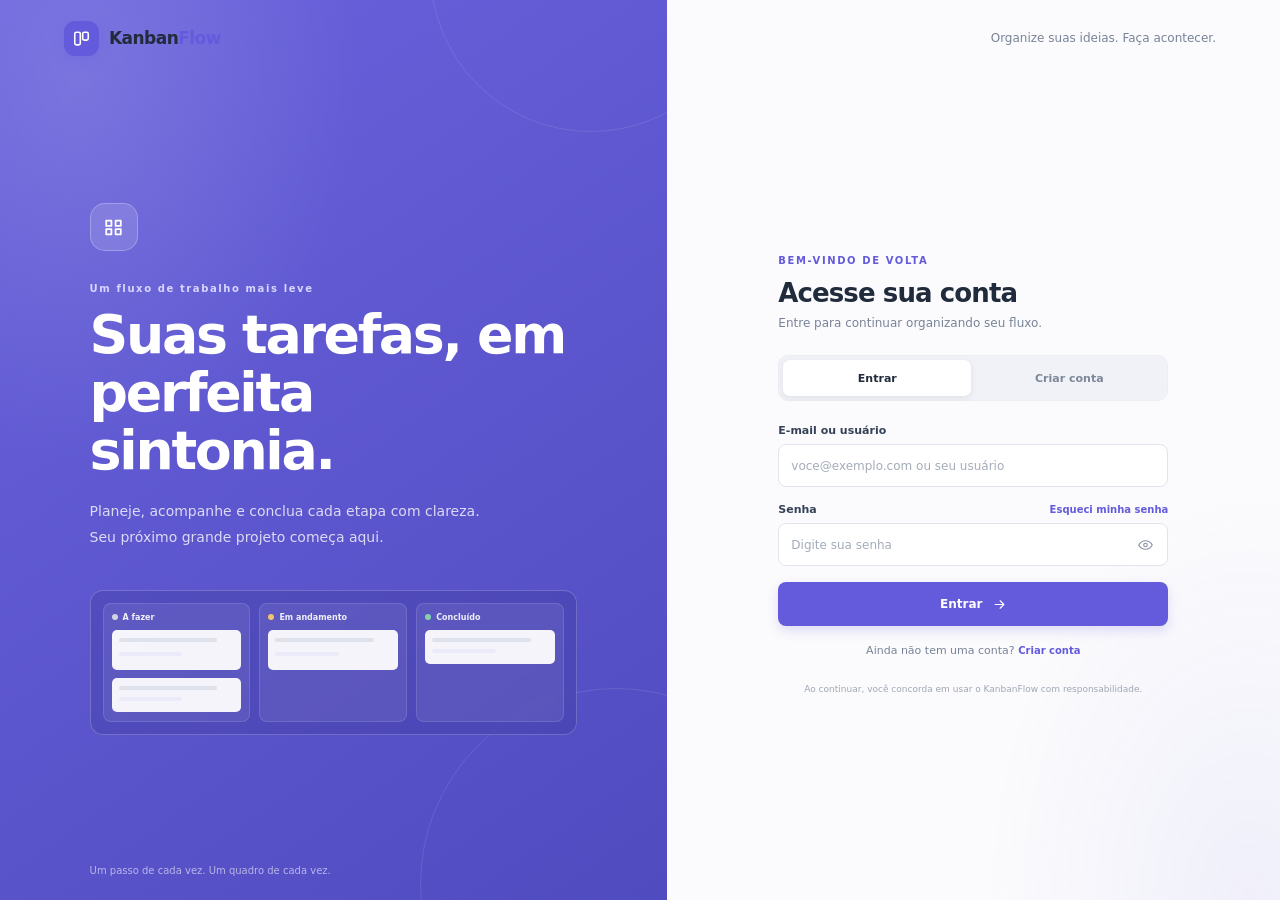
<file: index.html>
<!doctype html>
<html lang="pt-BR">
<head>
  <meta charset="utf-8">
  <meta name="viewport" content="width=device-width, initial-scale=1">
  <meta name="theme-color" content="#f5f6fb">
  <title>Entrar ou criar conta — KanbanFlow</title>
  <link rel="stylesheet" href="style.css">
  <script src="script.js" defer></script>
</head>
<body>
  <header class="site-header">
    <a class="brand" href="index.html" aria-label="KanbanFlow, página inicial">
      <span class="brand-mark" aria-hidden="true">
        <svg viewBox="0 0 24 24" fill="none">
          <rect x="3.5" y="4" width="7" height="16" rx="2" stroke="currentColor" stroke-width="2"/>
          <rect x="13.5" y="4" width="7" height="10" rx="2" stroke="currentColor" stroke-width="2"/>
        </svg>
      </span>
      <span>Kanban<span class="brand-light">Flow</span></span>
    </a>
    <p class="header-caption">Organize suas ideias. Faça acontecer.</p>
  </header>

  <main class="auth-layout">
    <section class="welcome-panel" aria-label="Sobre o KanbanFlow">
      <div class="welcome-content">
        <span class="welcome-icon" aria-hidden="true">
          <svg viewBox="0 0 24 24" fill="none">
            <path d="M5 5.5h5v5H5zM14 5.5h5v5h-5zM5 13.5h5v5H5zM14 13.5h5v5h-5z" stroke="currentColor" stroke-width="1.7" stroke-linejoin="round"/>
          </svg>
        </span>
        <p class="eyebrow">Um fluxo de trabalho mais leve</p>
        <h1>Suas tarefas, em perfeita sintonia.</h1>
        <p class="welcome-copy">Planeje, acompanhe e conclua cada etapa com clareza. Seu próximo grande projeto começa aqui.</p>
        <div class="workflow-preview" aria-hidden="true">
          <div class="preview-column">
            <span class="preview-heading"><i class="dot dot-todo"></i>A fazer</span>
            <span class="preview-card"><i></i><i></i></span>
            <span class="preview-card short"><i></i><i></i></span>
          </div>
          <div class="preview-column">
            <span class="preview-heading"><i class="dot dot-doing"></i>Em andamento</span>
            <span class="preview-card"><i></i><i></i></span>
          </div>
          <div class="preview-column">
            <span class="preview-heading"><i class="dot dot-done"></i>Concluído</span>
            <span class="preview-card short"><i></i><i></i></span>
          </div>
        </div>
      </div>
      <p class="welcome-footer">Um passo de cada vez. Um quadro de cada vez.</p>
    </section>

    <section class="form-panel" aria-label="Acesso à sua conta">
      <div class="auth-card">
        <div class="mobile-brand brand" aria-hidden="true">
          <span class="brand-mark">
            <svg viewBox="0 0 24 24" fill="none">
              <rect x="3.5" y="4" width="7" height="16" rx="2" stroke="currentColor" stroke-width="2"/>
              <rect x="13.5" y="4" width="7" height="10" rx="2" stroke="currentColor" stroke-width="2"/>
            </svg>
          </span>
          <span>Kanban<span class="brand-light">Flow</span></span>
        </div>

        <div class="auth-heading">
          <p class="eyebrow" id="form-eyebrow">BEM-VINDO DE VOLTA</p>
          <h2 id="form-title">Acesse sua conta</h2>
          <p id="form-subtitle">Entre para continuar organizando seu fluxo.</p>
        </div>

        <div class="auth-tabs" role="tablist" aria-label="Tipo de acesso">
          <button class="auth-tab is-active" id="login-tab" type="button" role="tab" aria-selected="true" aria-controls="login-panel">Entrar</button>
          <button class="auth-tab" id="register-tab" type="button" role="tab" aria-selected="false" aria-controls="register-panel">Criar conta</button>
        </div>

        <form class="auth-form" id="login-panel" role="tabpanel" aria-labelledby="login-tab" novalidate>
          <div class="field">
            <label for="login-identifier">E-mail ou usuário</label>
            <input id="login-identifier" name="identifier" type="text" autocomplete="username" autocapitalize="none" spellcheck="false" placeholder="voce@exemplo.com ou seu usuário" required aria-describedby="login-identifier-error">
            <small class="field-error" id="login-identifier-error" aria-live="polite"></small>
          </div>
          <div class="field">
            <div class="label-row">
              <label for="login-password">Senha</label>
              <a class="text-link" id="forgot-password" href="#">Esqueci minha senha</a>
            </div>
            <div class="password-wrap">
              <input id="login-password" name="password" type="password" autocomplete="current-password" placeholder="Digite sua senha" required aria-describedby="login-password-error">
              <button class="password-toggle" type="button" data-password-toggle="login-password" aria-label="Mostrar senha" aria-pressed="false">
                <svg viewBox="0 0 24 24" fill="none" aria-hidden="true">
                  <path d="M2.5 12s3.4-6 9.5-6 9.5 6 9.5 6-3.4 6-9.5 6-9.5-6-9.5-6Z" stroke="currentColor" stroke-width="1.7"/>
                  <circle cx="12" cy="12" r="2.5" stroke="currentColor" stroke-width="1.7"/>
                </svg>
              </button>
            </div>
            <small class="field-error" id="login-password-error" aria-live="polite"></small>
          </div>
          <p class="form-message" id="login-message" role="alert" aria-live="polite" hidden></p>
          <button class="submit-button" type="submit">
            <span class="button-label">Entrar</span>
            <span class="button-spinner" aria-hidden="true"></span>
            <svg viewBox="0 0 24 24" fill="none" aria-hidden="true">
              <path d="M5 12h14m-6-6 6 6-6 6" stroke="currentColor" stroke-width="1.8" stroke-linecap="round" stroke-linejoin="round"/>
            </svg>
          </button>
          <p class="switch-copy">Ainda não tem uma conta? <button class="inline-link" type="button" data-switch="register">Criar conta</button></p>
        </form>

        <form class="auth-form" id="register-panel" role="tabpanel" aria-labelledby="register-tab" novalidate hidden>
          <div class="field">
            <label for="register-name">Nome</label>
            <input id="register-name" name="name" type="text" autocomplete="name" maxlength="100" placeholder="Como podemos te chamar?" required aria-describedby="register-name-error">
            <small class="field-error" id="register-name-error" aria-live="polite"></small>
          </div>
          <div class="field">
            <label for="register-username">Nome de usuário</label>
            <input id="register-username" name="username" type="text" autocomplete="username" autocapitalize="none" spellcheck="false" minlength="3" maxlength="20" placeholder="Ex.: ana_silva" required aria-describedby="register-username-error">
            <small class="field-error" id="register-username-error" aria-live="polite"></small>
          </div>
          <div class="field">
            <label for="register-email">E-mail</label>
            <input id="register-email" name="email" type="email" autocomplete="email" placeholder="voce@exemplo.com" required aria-describedby="register-email-error">
            <small class="field-error" id="register-email-error" aria-live="polite"></small>
          </div>
          <div class="field">
            <label for="register-password">Senha</label>
            <div class="password-wrap">
              <input id="register-password" name="password" type="password" autocomplete="new-password" placeholder="Mínimo de 8 caracteres" required aria-describedby="register-password-error">
              <button class="password-toggle" type="button" data-password-toggle="register-password" aria-label="Mostrar senha" aria-pressed="false">
                <svg viewBox="0 0 24 24" fill="none" aria-hidden="true">
                  <path d="M2.5 12s3.4-6 9.5-6 9.5 6 9.5 6-3.4 6-9.5 6-9.5-6-9.5-6Z" stroke="currentColor" stroke-width="1.7"/>
                  <circle cx="12" cy="12" r="2.5" stroke="currentColor" stroke-width="1.7"/>
                </svg>
              </button>
            </div>
            <small class="field-error" id="register-password-error" aria-live="polite"></small>
          </div>
          <div class="field">
            <label for="register-confirm-password">Confirmar senha</label>
            <div class="password-wrap">
              <input id="register-confirm-password" name="confirmPassword" type="password" autocomplete="new-password" placeholder="Digite a senha novamente" required aria-describedby="register-confirm-password-error">
              <button class="password-toggle" type="button" data-password-toggle="register-confirm-password" aria-label="Mostrar senha" aria-pressed="false">
                <svg viewBox="0 0 24 24" fill="none" aria-hidden="true">
                  <path d="M2.5 12s3.4-6 9.5-6 9.5 6 9.5 6-3.4 6-9.5 6-9.5-6-9.5-6Z" stroke="currentColor" stroke-width="1.7"/>
                  <circle cx="12" cy="12" r="2.5" stroke="currentColor" stroke-width="1.7"/>
                </svg>
              </button>
            </div>
            <small class="field-error" id="register-confirm-password-error" aria-live="polite"></small>
          </div>
          <p class="form-message" id="register-message" role="status" aria-live="polite" hidden></p>
          <button class="submit-button" type="submit">
            <span class="button-label">Criar conta</span>
            <span class="button-spinner" aria-hidden="true"></span>
            <svg viewBox="0 0 24 24" fill="none" aria-hidden="true">
              <path d="M5 12h14m-6-6 6 6-6 6" stroke="currentColor" stroke-width="1.8" stroke-linecap="round" stroke-linejoin="round"/>
            </svg>
          </button>
          <p class="switch-copy">Já tem uma conta? <button class="inline-link" type="button" data-switch="login">Entrar</button></p>
        </form>
        <p class="privacy-note">Ao continuar, você concorda em usar o KanbanFlow com responsabilidade.</p>
      </div>
    </section>
  </main>
</body>
</html>
</file>
<file: style.css>
:root {
  color-scheme: light;
  --ink: #202b3c;
  --muted: #788397;
  --line: #e8ebf1;
  --accent: #635bdb;
  --accent-dark: #5149c5;
  --canvas: #f5f6fb;
  --green: #2c9b73;
  --red: #d34b5e;
  font-family: Inter, ui-sans-serif, system-ui, -apple-system, BlinkMacSystemFont, "Segoe UI", sans-serif;
}

* { box-sizing: border-box; }

body {
  min-width: 320px;
  min-height: 100vh;
  margin: 0;
  color: var(--ink);
  background: var(--canvas);
}

button, input { font: inherit; }
button, a { -webkit-tap-highlight-color: transparent; }

.site-header {
  position: absolute;
  inset: 0 0 auto;
  z-index: 1;
  height: 76px;
  display: flex;
  align-items: center;
  justify-content: space-between;
  padding: 0 clamp(24px, 5vw, 76px);
}

.brand {
  display: inline-flex;
  align-items: center;
  gap: 10px;
  color: var(--ink);
  font-size: 17px;
  font-weight: 780;
  letter-spacing: -.55px;
  text-decoration: none;
}

.brand-mark {
  width: 35px;
  height: 35px;
  display: grid;
  place-items: center;
  border-radius: 11px;
  color: white;
  background: var(--accent);
  box-shadow: 0 5px 13px rgba(99, 91, 219, .23);
}

.brand-mark svg { width: 19px; height: 19px; }
.brand-light { color: var(--accent); font-weight: 600; }

.header-caption {
  margin: 0;
  color: #788397;
  font-size: 12px;
}

.auth-layout {
  min-height: 100vh;
  display: grid;
  grid-template-columns: minmax(0, 1fr) minmax(440px, .92fr);
}

.welcome-panel {
  position: relative;
  display: flex;
  align-items: center;
  justify-content: center;
  overflow: hidden;
  padding: 110px clamp(36px, 7vw, 110px) 72px;
  color: white;
  background:
    radial-gradient(ellipse at 12% 8%, rgba(255,255,255,.13), transparent 34%),
    linear-gradient(145deg, #6962dd 0%, #514bc0 100%);
}

.welcome-panel::before, .welcome-panel::after {
  position: absolute;
  width: 320px;
  height: 320px;
  border: 1px solid rgba(255,255,255,.1);
  border-radius: 50%;
  content: "";
  pointer-events: none;
}

.welcome-panel::before { top: -190px; right: -85px; }
.welcome-panel::after { right: -145px; bottom: -180px; width: 390px; height: 390px; }

.welcome-content {
  position: relative;
  z-index: 1;
  width: min(100%, 490px);
}

.welcome-icon {
  width: 48px;
  height: 48px;
  display: grid;
  place-items: center;
  margin-bottom: 32px;
  border: 1px solid rgba(255,255,255,.25);
  border-radius: 15px;
  background: rgba(255,255,255,.13);
}

.welcome-icon svg { width: 25px; height: 25px; }
.eyebrow { margin: 0 0 12px; font-size: 10px; font-weight: 760; letter-spacing: 1.6px; }

.welcome-panel .eyebrow { color: #d8d6ff; }

.welcome-panel h1 {
  max-width: 480px;
  margin: 0;
  font-size: clamp(36px, 4.2vw, 54px);
  font-weight: 720;
  letter-spacing: -2.3px;
  line-height: 1.08;
}

.welcome-copy {
  max-width: 410px;
  margin: 19px 0 0;
  color: rgba(255,255,255,.78);
  font-size: 14px;
  line-height: 1.8;
}

.workflow-preview {
  display: grid;
  grid-template-columns: repeat(3, minmax(0, 1fr));
  gap: 9px;
  margin-top: 40px;
  padding: 12px;
  border: 1px solid rgba(255,255,255,.2);
  border-radius: 13px;
  background: rgba(40,37,115,.19);
  backdrop-filter: blur(8px);
}

.preview-column {
  min-width: 0;
  display: flex;
  flex-direction: column;
  gap: 8px;
  padding: 9px 8px;
  border: 1px solid rgba(255,255,255,.12);
  border-radius: 8px;
  background: rgba(255,255,255,.075);
}

.preview-heading {
  display: flex;
  align-items: center;
  gap: 5px;
  overflow: hidden;
  color: rgba(255,255,255,.9);
  font-size: 8px;
  font-weight: 650;
  white-space: nowrap;
}

.dot { width: 6px; height: 6px; flex: 0 0 6px; border-radius: 50%; }
.dot-todo { background: #d0d4df; }
.dot-doing { background: #f1c36d; }
.dot-done { background: #82d2ad; }

.preview-card {
  display: grid;
  gap: 5px;
  min-height: 40px;
  padding: 8px 7px;
  border-radius: 5px;
  background: rgba(255,255,255,.94);
}

.preview-card i { width: 85%; height: 4px; border-radius: 4px; background: #dfe2eb; }
.preview-card i + i { width: 55%; background: #ebeaf8; }
.preview-card.short { min-height: 34px; }

.welcome-footer {
  position: absolute;
  bottom: 24px;
  left: clamp(36px, 7vw, 110px);
  margin: 0;
  color: rgba(255,255,255,.58);
  font-size: 10px;
}

.form-panel {
  display: grid;
  place-items: center;
  padding: 100px clamp(28px, 6vw, 80px) 48px;
  background:
    radial-gradient(ellipse at 95% 100%, rgba(99,91,219,.07), transparent 32%),
    #fbfbfd;
}

.auth-card { width: min(100%, 390px); }
.mobile-brand { display: none; }

.auth-heading { margin-bottom: 25px; }
.auth-heading .eyebrow { color: var(--accent); }
.auth-heading h2 { margin: 0; font-size: 26px; letter-spacing: -.9px; }
.auth-heading > p:last-child { margin: 8px 0 0; color: var(--muted); font-size: 12px; }

.auth-tabs {
  display: grid;
  grid-template-columns: 1fr 1fr;
  gap: 4px;
  margin-bottom: 23px;
  padding: 4px;
  border: 1px solid #eceef4;
  border-radius: 10px;
  background: #f1f2f7;
}

.auth-tab {
  min-height: 36px;
  border: 0;
  border-radius: 7px;
  color: #7d8799;
  background: transparent;
  font-size: 11px;
  font-weight: 680;
  transition: color .18s ease, background .18s ease, box-shadow .18s ease;
}

.auth-tab.is-active {
  color: var(--ink);
  background: #fff;
  box-shadow: 0 2px 6px rgba(31,42,68,.08);
}

.auth-form[hidden] { display: none; }
.field { display: grid; gap: 7px; margin-bottom: 16px; }

.field label {
  color: #354156;
  font-size: 11px;
  font-weight: 690;
}

.label-row { display: flex; align-items: center; justify-content: space-between; gap: 12px; }

.field input {
  width: 100%;
  height: 43px;
  padding: 0 12px;
  border: 1px solid #e0e4ec;
  border-radius: 8px;
  outline: none;
  color: var(--ink);
  background: #fff;
  font-size: 12px;
  transition: border-color .16s ease, box-shadow .16s ease, background .16s ease;
}

.field input::placeholder { color: #a4acb9; }
.field input:hover { border-color: #cbd0dc; }

.field input:focus {
  border-color: var(--accent);
  box-shadow: 0 0 0 3px rgba(99,91,219,.11);
}

.field input.is-invalid { border-color: var(--red); background: #fffafb; }
.field input.is-invalid:focus { box-shadow: 0 0 0 3px rgba(211,75,94,.1); }
.field input.is-valid { border-color: var(--green); }

.password-wrap { position: relative; }
.password-wrap input { padding-right: 43px; }

.password-toggle {
  position: absolute;
  top: 50%;
  right: 7px;
  width: 31px;
  height: 31px;
  display: grid;
  place-items: center;
  transform: translateY(-50%);
  border: 0;
  border-radius: 6px;
  color: #8993a5;
  background: transparent;
}

.password-toggle:hover { color: var(--accent); background: #f5f4ff; }
.password-toggle svg { width: 17px; height: 17px; }

.field-error {
  display: none;
  color: var(--red);
  font-size: 10px;
  line-height: 1.4;
}

.field-error:not(:empty) { display: block; }

.text-link, .inline-link {
  color: var(--accent);
  font-size: 10px;
  font-weight: 650;
  text-decoration: none;
}

.text-link:hover, .inline-link:hover { color: var(--accent-dark); text-decoration: underline; }

.form-message {
  margin: 0 0 14px;
  padding: 10px 11px;
  border: 1px solid transparent;
  border-radius: 8px;
  font-size: 11px;
  line-height: 1.5;
}

.form-message[hidden] { display: none; }
.form-message.is-error { border-color: #f3d2d7; color: #a93447; background: #fff3f4; }
.form-message.is-success { border-color: #c7e9d8; color: #247650; background: #effaf4; }

.submit-button {
  width: 100%;
  min-height: 44px;
  display: flex;
  align-items: center;
  justify-content: center;
  gap: 9px;
  margin-top: 4px;
  border: 0;
  border-radius: 8px;
  color: white;
  background: var(--accent);
  box-shadow: 0 5px 12px rgba(99,91,219,.19);
  font-size: 12px;
  font-weight: 700;
  transition: background .18s ease, transform .18s ease, opacity .18s ease;
}

.submit-button:hover:not(:disabled) { transform: translateY(-1px); background: var(--accent-dark); }
.submit-button:disabled { cursor: wait; opacity: .76; }
.submit-button > svg { width: 15px; height: 15px; }
.button-spinner { display: none; }

.submit-button.is-loading .button-spinner {
  width: 15px;
  height: 15px;
  display: inline-block;
  border: 2px solid rgba(255,255,255,.45);
  border-top-color: white;
  border-radius: 50%;
  animation: spin .7s linear infinite;
}

.submit-button.is-loading > svg { display: none; }
@keyframes spin { to { transform: rotate(360deg); } }

.switch-copy { margin: 18px 0 0; color: var(--muted); font-size: 11px; text-align: center; }

.inline-link {
  padding: 0;
  border: 0;
  background: transparent;
  cursor: pointer;
}

.privacy-note {
  margin: 25px 0 0;
  color: #a0a7b4;
  font-size: 9px;
  line-height: 1.6;
  text-align: center;
}

button:focus-visible, a:focus-visible {
  outline: 3px solid rgba(99,91,219,.28);
  outline-offset: 3px;
}

@media (max-width: 900px) {
  .auth-layout { grid-template-columns: minmax(0, .9fr) minmax(400px, 1fr); }
  .welcome-panel { padding-right: 38px; padding-left: 38px; }
  .welcome-footer { left: 38px; }
  .form-panel { padding-right: 38px; padding-left: 38px; }
  .welcome-panel h1 { font-size: 40px; }
}

@media (max-width: 700px) {
  .site-header { position: relative; height: 64px; padding: 0 22px; background: #fbfbfd; }
  .header-caption { display: none; }
  .auth-layout { min-height: calc(100vh - 64px); display: block; }
  .welcome-panel { display: none; }
  .form-panel { min-height: calc(100vh - 64px); padding: 28px 22px 40px; }
  .auth-card { max-width: 400px; }
  .mobile-brand { display: inline-flex; margin-bottom: 34px; }
  .auth-heading h2 { font-size: 25px; }
}

@media (max-width: 390px) {
  .site-header { height: 58px; }
  .form-panel { min-height: calc(100vh - 58px); padding: 24px 18px 32px; }
  .mobile-brand { margin-bottom: 27px; }
  .field { margin-bottom: 14px; }
}

@media (prefers-reduced-motion: reduce) {
  *, *::before, *::after { scroll-behavior: auto !important; animation-duration: .01ms !important; transition-duration: .01ms !important; }
}
</file>
